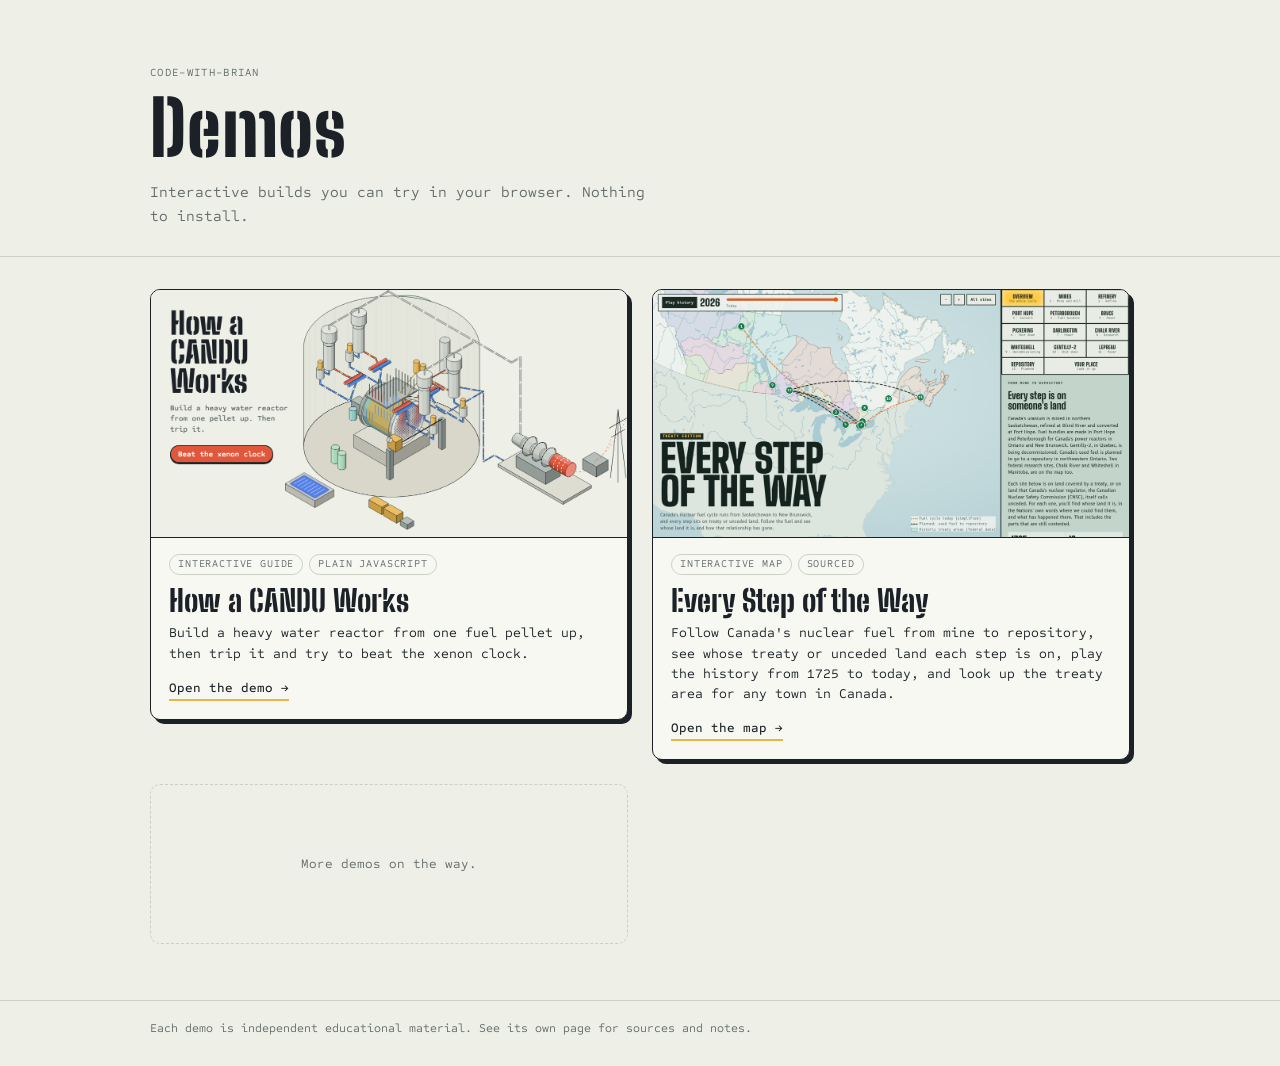
<file: index.html>
<!doctype html>
<html lang="en">
<head>
<meta charset="utf-8">
<meta name="viewport" content="width=device-width, initial-scale=1">
<title>Demos · code-with-brian</title>
<meta name="description" content="Interactive demos and small builds you can try in your browser.">
<meta property="og:title" content="Demos · code-with-brian">
<meta property="og:description" content="Interactive demos and small builds you can try in your browser.">
<meta property="og:type" content="website">
<meta property="og:url" content="https://code-with-brian.github.io/">
<meta property="og:image" content="https://code-with-brian.github.io/candu/og.png">
<link rel="icon" href="data:image/svg+xml,%3Csvg xmlns='http://www.w3.org/2000/svg' viewBox='0 0 32 32'%3E%3Crect width='32' height='32' rx='6' fill='%231b2127'/%3E%3Cpath d='M9 11l-4 5 4 5M23 11l4 5-4 5' fill='none' stroke='%23e9b44c' stroke-width='3' stroke-linecap='round' stroke-linejoin='round'/%3E%3C/svg%3E">
<link rel="preconnect" href="https://fonts.googleapis.com">
<link rel="preconnect" href="https://fonts.gstatic.com" crossorigin>
<link rel="stylesheet" href="https://fonts.googleapis.com/css2?family=Big+Shoulders+Stencil:wght@800&family=Sometype+Mono:wght@400;500&display=swap">
<style>
  :root {
    --paper: #eef0e7; --paper-2: #e3e6da; --paper-3: #f7f8f2;
    --ink: #1b2127; --muted: #626b69; --rule: #cbd0c2; --amber: #e9b44c; --cher: #2c66f0;
    --stencil: "Big Shoulders Stencil", Impact, "Arial Narrow", sans-serif;
    --mono: "Sometype Mono", ui-monospace, SFMono-Regular, Menlo, monospace;
  }
  * { box-sizing: border-box; }
  html, body { margin: 0; }
  body { background: var(--paper); color: var(--ink); font: 15px/1.6 var(--mono); min-height: 100vh; display: flex; flex-direction: column; }
  a { color: inherit; }
  :focus-visible { outline: 2px solid var(--cher); outline-offset: 3px; }
  .wrap { width: min(980px, 100% - 32px); margin: 0 auto; }
  header { padding: 64px 0 28px; border-bottom: 1px solid var(--rule); }
  .eyebrow { font-size: 11px; letter-spacing: .12em; text-transform: uppercase; color: var(--muted); margin: 0 0 10px; }
  h1 { font: 800 clamp(44px, 9vw, 76px)/.95 var(--stencil); margin: 0; letter-spacing: .01em; }
  .lede { max-width: 56ch; margin: 16px 0 0; color: var(--muted); }
  main { flex: 1; padding: 32px 0 56px; }
  .grid { list-style: none; margin: 0; padding: 0; display: grid; grid-template-columns: repeat(auto-fill, minmax(min(100%, 420px), 1fr)); gap: 24px; }
  .card { display: block; text-decoration: none; background: var(--paper-3); border: 1.5px solid var(--ink); border-radius: 10px; box-shadow: 4px 4px 0 var(--ink); overflow: hidden; transition: transform .12s, box-shadow .12s; }
  .card:hover { transform: translate(-2px, -2px); box-shadow: 6px 6px 0 var(--ink); }
  .card:active { transform: translate(2px, 2px); box-shadow: 2px 2px 0 var(--ink); }
  .card img { display: block; width: 100%; height: auto; aspect-ratio: 1200 / 627; object-fit: cover; border-bottom: 1.5px solid var(--ink); background: var(--paper-2); }
  .body { padding: 16px 18px 18px; }
  .tags { display: flex; flex-wrap: wrap; gap: 6px; margin: 0 0 10px; padding: 0; list-style: none; }
  .tags li { font-size: 10.5px; letter-spacing: .08em; text-transform: uppercase; border: 1px solid var(--rule); border-radius: 99px; padding: 1px 8px; color: var(--muted); }
  h2 { font: 800 30px/1 var(--stencil); margin: 0 0 8px; }
  .card p { margin: 0; font-size: 13.5px; line-height: 1.5; }
  .go { display: inline-block; margin-top: 14px; font-size: 13px; font-weight: 500; border-bottom: 2px solid var(--amber); }
  .soon { border: 1.5px dashed var(--rule); border-radius: 10px; display: grid; place-items: center; min-height: 160px; color: var(--muted); font-size: 13px; text-align: center; padding: 24px; }
  footer { border-top: 1px solid var(--rule); padding: 18px 0 28px; font-size: 12px; color: var(--muted); }
  @media (prefers-reduced-motion: reduce) { .card { transition: none; } }
</style>
</head>
<body>
<header>
  <div class="wrap">
    <p class="eyebrow">code-with-brian</p>
    <h1>Demos</h1>
    <p class="lede">Interactive builds you can try in your browser. Nothing to install.</p>
  </div>
</header>
<main>
  <div class="wrap">
    <ul class="grid">
      <li>
        <a class="card" href="candu/">
          <img src="candu/og.png" width="1200" height="627" alt="Ink-style isometric drawing of a CANDU nuclear unit">
          <div class="body">
            <ul class="tags"><li>Interactive guide</li><li>Plain JavaScript</li></ul>
            <h2>How a CANDU Works</h2>
            <p>Build a heavy water reactor from one fuel pellet up, then trip it and try to beat the xenon clock.</p>
            <span class="go">Open the demo →</span>
          </div>
        </a>
      </li>
      <li>
        <a class="card" href="every-step/">
          <img src="every-step/og.png" width="1200" height="627" alt="Map of Canada with twelve numbered nuclear sites over the federal historic treaty areas, joined by the path the fuel takes from Saskatchewan mines to a proposed repository in northwestern Ontario">
          <div class="body">
            <ul class="tags"><li>Interactive map</li><li>Sourced</li></ul>
            <h2>Every Step of the Way</h2>
            <p>Follow Canada's nuclear fuel from mine to repository, see whose treaty or unceded land each step is on, play the history from 1725 to today, and look up the treaty area for any town in Canada.</p>
            <span class="go">Open the map →</span>
          </div>
        </a>
      </li>
      <li class="soon">More demos on the way.</li>
    </ul>
  </div>
</main>
<footer>
  <div class="wrap">Each demo is independent educational material. See its own page for sources and notes.</div>
</footer>
</body>
</html>
</file>
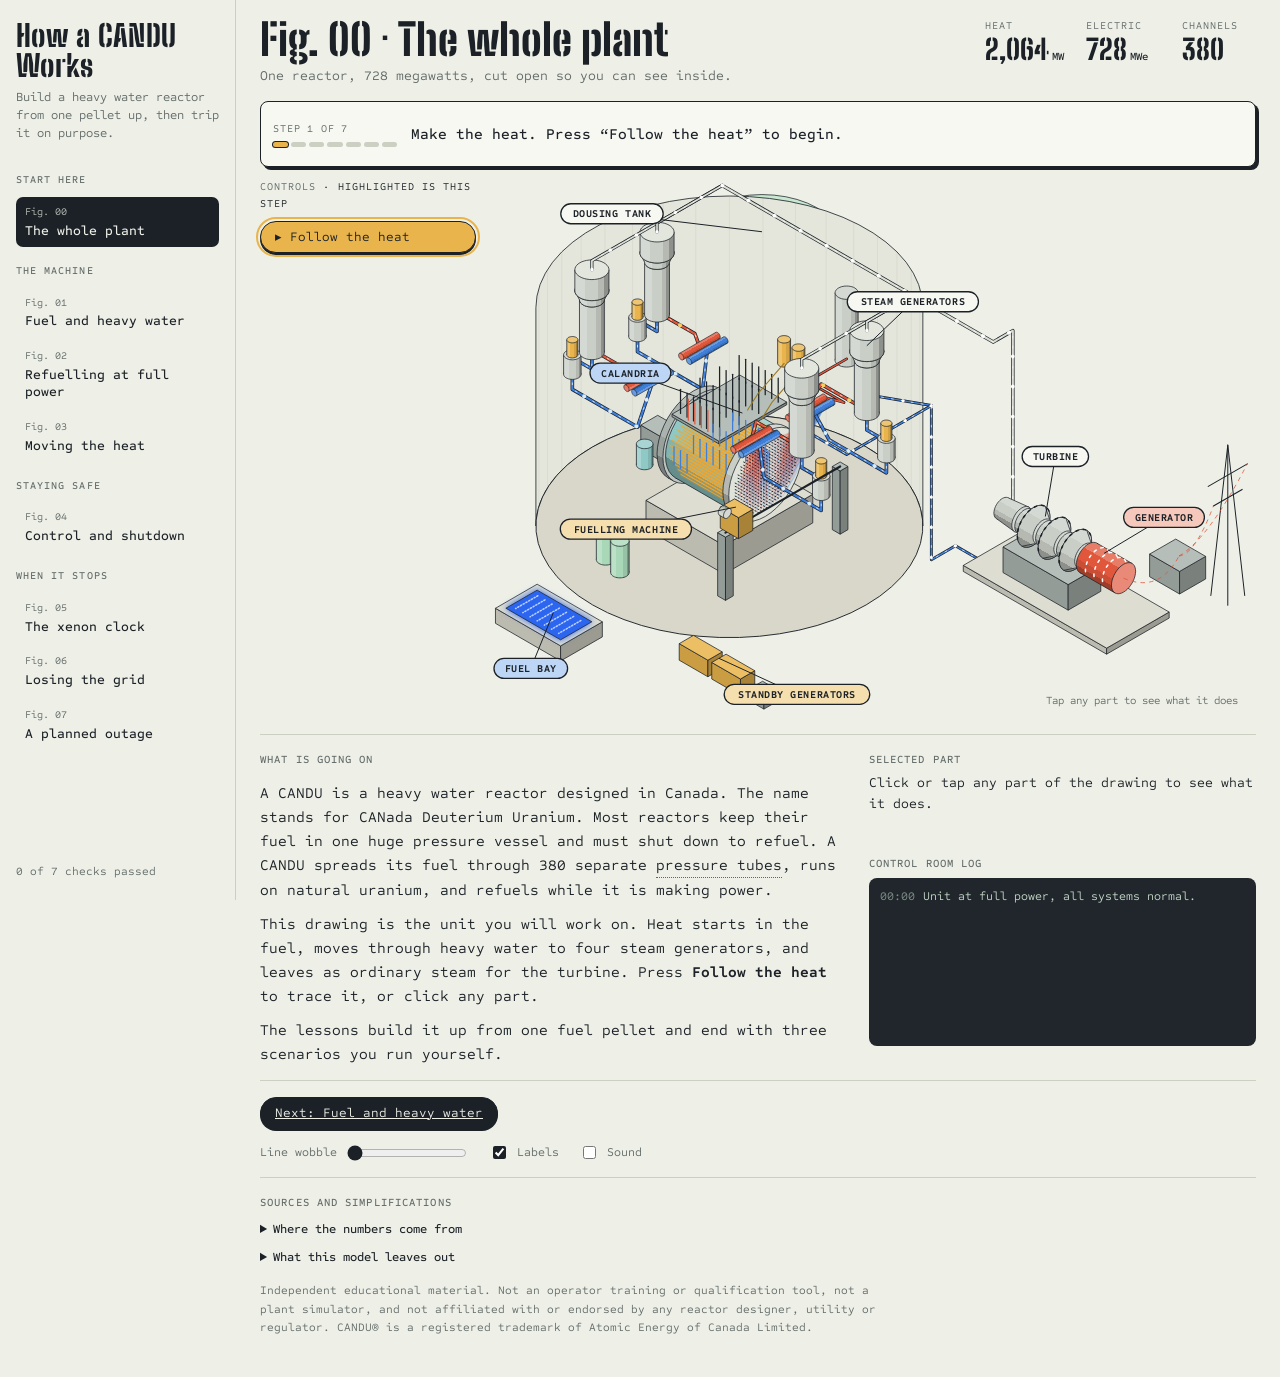
<file: candu/index.html>
<!doctype html>
<html lang="en">
<head>
<meta charset="utf-8">
<meta name="viewport" content="width=device-width, initial-scale=1, viewport-fit=cover">
<title>How a CANDU Works</title>
<meta name="description" content="Build a CANDU reactor from one fuel pellet up, then trip it and try to beat the xenon clock. A hands-on primer drawn in ink.">
<meta property="og:title" content="How a CANDU Works">
<meta property="og:description" content="Trip a CANDU reactor. You have about 30 minutes before xenon locks you out for a day and a half. Try it in your browser.">
<meta property="og:type" content="website">
<meta property="og:image" content="https://code-with-brian.github.io/candu/og.png">
<meta property="og:url" content="https://code-with-brian.github.io/candu/">
<meta name="twitter:card" content="summary_large_image">
<link rel="icon" href="data:image/svg+xml,%3Csvg xmlns='http://www.w3.org/2000/svg' viewBox='0 0 32 32'%3E%3Crect width='32' height='32' rx='6' fill='%231b2127'/%3E%3Ccircle cx='16' cy='16' r='10' fill='none' stroke='%23e9b44c' stroke-width='3'/%3E%3Ccircle cx='16' cy='16' r='3' fill='%23e9b44c'/%3E%3C/svg%3E">
<link rel="preconnect" href="https://fonts.googleapis.com">
<link rel="preconnect" href="https://fonts.gstatic.com" crossorigin>
<link rel="stylesheet" href="https://fonts.googleapis.com/css2?family=Big+Shoulders+Stencil:wght@600;800&family=Sometype+Mono:wght@400;500;700&display=swap">
<link rel="stylesheet" href="css/style.css">
</head>
<body>
<div class="app">
  <aside class="side">
    <div class="block">
      <p class="block-title">How a CANDU Works</p>
      <p class="block-sub">Build a heavy water reactor from one pellet up, then trip it on purpose.</p>
    </div>
      <nav id="nav" aria-label="Lessons"></nav>
    <p class="progress" id="progress"></p>
  </aside>

  <main class="page">
    <header class="head">
      <div class="head-title">
        <h1 id="fig-title"></h1>
        <p id="fig-sub"></p>
      </div>
      <dl class="stats" id="stats" aria-live="off"></dl>
    </header>

    <section class="stage" id="stage">
      <div class="guide" id="guide">
        <span class="guide-step" id="guide-step"></span>
        <div class="guide-text">
          <p class="guide-goal" id="guide-goal"></p>
          <p class="note" id="note" role="status"></p>
        </div>
        <div class="guide-next" id="guide-next"></div>
      </div>
      <div class="bench">
        <p class="bench-label" id="bench-label">Bench</p>
        <div class="bench-actions" id="bench"></div>
        </div>
      <div class="scene" id="scene">
        <svg id="unit" role="img" aria-label="Cut-away isometric drawing of a CANDU nuclear unit" preserveAspectRatio="xMidYMid meet"></svg>
        <svg id="detail" role="img" aria-label="Lesson drawing" preserveAspectRatio="xMidYMid meet" hidden></svg>
        <canvas id="toy" hidden></canvas>
        <p class="scene-hint" id="scene-hint">Tap any part to see what it does</p>
        <div class="peek" id="peek" role="status" hidden></div>
        <div class="alarm-flash" id="flash" aria-hidden="true"></div>
      </div>
    </section>

    <section class="panel" id="panel"></section>

    <section class="lesson">
      <div class="lesson-text" id="text"></div>
      <div class="inspect" id="inspect"></div>
      <div class="log-wrap">
        <h2>Control room log</h2>
        <ol class="log" id="log" aria-live="polite"></ol>
      </div>
    </section>

    <section class="check" id="quiz"></section>
    <section class="tools" aria-label="Drawing settings">
      <label class="tool">Line wobble
        <input id="wobble" type="range" min="0" max="6" step="1" value="0">
      </label>
      <label class="tool toggle"><input id="labels" type="checkbox" checked> Labels</label>
      <label class="tool toggle"><input id="sound" type="checkbox"> Sound</label>
    </section>
    <section class="sources" id="sources"></section>
    <footer class="foot" id="foot"></footer>
  </main>
  <div class="term-pop" id="term-pop" role="tooltip" hidden></div>
</div>
<script src="js/sim.js"></script>
<script src="js/iso.js"></script>
<script src="js/scene-plant.js"></script>
<script src="js/scene-detail.js"></script>
<script src="js/content.js"></script>
<script src="js/app.js"></script>
<script src="js/figs.js"></script>
<script src="js/drills.js"></script>
<script>App.start();</script>
</body>
</html>
</file>
<file: candu/css/style.css>
/* Layout: drafting sheet. Rail of lessons on the left, the drawing fills the sheet,
   teaching text sits under it. Single look by choice: inked paper. */
:root {
  --paper: #eef0e7; --paper-2: #e3e6da; --paper-3: #f7f8f2;
  --ink: #1b2127; --muted: #626b69; --rule: #cbd0c2;
  --cold: #3f7fd9; --hot: #e0573c; --mod: #8fc9c6; --amber: #e9b44c; --ok: #2e8a60; --cher: #2c66f0;
  --stencil: "Big Shoulders Stencil", "Big Shoulders Stencil Display", Impact, "Arial Narrow", sans-serif;
  --mono: "Sometype Mono", ui-monospace, SFMono-Regular, Menlo, monospace;
}
* { box-sizing: border-box; }
html, body { margin: 0; }
body { background: var(--paper); color: var(--ink); font: 15px/1.6 var(--mono); }
h1, h2, h3, p, ol, ul, dl, dd { margin: 0; padding: 0; }
button, input { font: inherit; color: inherit; }
a { color: inherit; }
:focus-visible { outline: 2px solid var(--cher); outline-offset: 2px; }

.app { display: grid; grid-template-columns: 236px minmax(0, 1fr); min-height: 100vh; }
.side { border-right: 1px solid var(--rule); padding: 20px 16px; display: flex; flex-direction: column; gap: 18px; position: sticky; top: 0; height: 100vh; overflow-y: auto; }
.block-title { font: 800 30px/1 var(--stencil); letter-spacing: .01em; }
.block-sub { font-size: 12.5px; color: var(--muted); margin-top: 8px; line-height: 1.45; }
#nav { display: flex; flex-direction: column; gap: 4px; }
#nav h3 { font-size: 10.5px; letter-spacing: .1em; text-transform: uppercase; color: var(--muted); font-weight: 500; margin: 12px 0 4px; }
.mo { display: grid; grid-template-columns: minmax(0, 1fr) 16px; gap: 2px 6px; align-items: center; padding: 7px 9px; border-radius: 7px; text-decoration: none; }
.mo small { grid-column: 1; font-size: 10.5px; color: var(--muted); }
.mo b { grid-column: 1; font-weight: 500; font-size: 13.5px; line-height: 1.25; }
.mo i { grid-row: 1 / span 2; grid-column: 2; font-style: normal; font-size: 12px; }
.mo:hover { background: var(--paper-2); }
.mo[aria-current="page"] { background: var(--ink); color: var(--paper); }
.mo[aria-current="page"] small { color: #b7bdb4; }
.progress { font-size: 11.5px; color: var(--muted); margin-top: auto; }

.page { min-width: 0; padding-block: 18px 40px; padding-left: max(24px, env(safe-area-inset-left, 0px)); padding-right: max(24px, env(safe-area-inset-right, 0px)); display: flex; flex-direction: column; gap: 14px; }
.head { display: flex; justify-content: space-between; gap: 20px; align-items: flex-start; flex-wrap: wrap; }
.head-title { min-width: 0; flex: 1 1 280px; }
h1 { font: 800 clamp(30px, 3.4vw, 44px)/1 var(--stencil); text-wrap: balance; }
#fig-sub { color: var(--muted); font-size: 13.5px; margin-top: 4px; }
.stats { display: flex; gap: 22px; flex-wrap: wrap; }
.stats div { min-width: 74px; }
.stats dt { font-size: 10.5px; letter-spacing: .1em; text-transform: uppercase; color: var(--muted); }
.stats dd { font: 800 28px/1.05 var(--stencil); font-variant-numeric: tabular-nums; white-space: nowrap; }
.stats dd small { font: 500 11px var(--mono); margin-left: 3px; }
.stats dd.bad { color: var(--hot); } .stats dd.good { color: var(--ok); }

.stage { display: grid; grid-template-columns: 216px minmax(0, 1fr); grid-template-areas: 'guide guide' 'bench scene'; gap: 12px; align-items: stretch; }
.bench { grid-area: bench; display: flex; flex-direction: column; gap: 8px; min-width: 0; }
.bench-label { font-size: 10.5px; letter-spacing: .1em; text-transform: uppercase; color: var(--muted); }
.bench-actions { display: flex; flex-direction: column; gap: 7px; }
.act { border: 1.5px solid var(--ink); background: var(--paper-3); border-radius: 999px; padding: 7px 14px; text-align: left; cursor: pointer; font-size: 13px; line-height: 1.25; box-shadow: 0 2px 0 var(--ink); transition: transform .08s, box-shadow .08s, background .15s; }
.act:hover:not(:disabled) { background: #fff; }
.act:active:not(:disabled) { transform: translateY(2px); box-shadow: none; }
.act.on { background: var(--ink); color: var(--paper); }
.act.danger { background: var(--hot); color: #fff; }
.act.go { background: var(--ok); color: #fff; }
.act:disabled { opacity: .4; cursor: default; box-shadow: none; }
.guide { grid-area: guide; display: flex; align-items: center; gap: 14px; border: 1.5px solid var(--ink); background: var(--paper-3); border-radius: 8px; padding: 10px 12px; box-shadow: 3px 3px 0 var(--ink); min-height: 66px; }
.guide-step { flex: none; font-size: 10.5px; letter-spacing: .08em; text-transform: uppercase; color: var(--muted); width: 104px; line-height: 1.35; }
.guide-text { flex: 1; min-width: 0; display: flex; flex-direction: column; gap: 3px; }
.guide-goal { font-size: 15px; font-weight: 500; line-height: 1.35; margin: 0; }
.note { font-size: 13px; line-height: 1.45; margin: 0; color: var(--muted); }
.note:empty { display: none; }
.guide-next { flex: none; display: flex; gap: 6px; }
.guide-next .act { display: inline-block; text-decoration: none; }
.guide-next .act.on { padding: 9px 20px; }
.guide-next .act.quiet { background: none; box-shadow: none; }
.act.twin { display: none; }
.act.cue { outline: 2.5px solid var(--amber); outline-offset: 2px; }
@keyframes cue { 50% { outline-color: transparent; } }
.term { font: inherit; color: inherit; background: none; border: 0; padding: 0; cursor: help; border-bottom: 1.5px dotted var(--cher); }
.term:hover, .term:focus-visible { background: var(--amber); outline: none; }
.term-pop { position: fixed; z-index: 20; width: min(280px, calc(100vw - 24px)); background: var(--ink); color: var(--paper); font-size: 13px; line-height: 1.45; padding: 9px 11px; border-radius: 6px; pointer-events: none; }

.scene { position: relative; min-width: 0; border-radius: 10px; overflow: hidden; aspect-ratio: 1.42; width: 100%; max-height: max(320px, calc(100vh - var(--reserve, 34vh))); }
.scene.zoomed::after { content: ''; position: absolute; inset: 0; pointer-events: none;
  background: linear-gradient(to bottom, var(--paper), transparent 4%, transparent 91%, var(--paper)), linear-gradient(to right, var(--paper), transparent 2.5%, transparent 96%, var(--paper)); }
.scene.reactor-only #unit [data-part="turbine"], .scene.reactor-only #unit [data-part="condenser"], .scene.reactor-only #unit [data-part="generator"], .scene.reactor-only #unit [data-part="switchyard"] { display: none; }
@media (min-width: 981px) {
  .scene.trim::after { background: linear-gradient(to bottom, var(--paper), transparent 4%, transparent 91%, var(--paper)), linear-gradient(to right, var(--paper) 8%, transparent 16%, transparent 76%, var(--paper) 88%); }
}
.scene svg { position: absolute; inset: 0; width: 100%; height: 100%; display: block; }
.scene svg[hidden], .scene canvas[hidden] { display: none; }
.scene canvas { position: absolute; inset: 0; width: 100%; height: 100%; }
.alarm-flash { position: absolute; inset: 0; pointer-events: none; box-shadow: inset 0 0 0 0 var(--hot); }
.alarm-flash.go { animation: flash .9s ease-out 3; }
@keyframes flash { 0% { box-shadow: inset 0 0 0 7px var(--hot); } 100% { box-shadow: inset 0 0 0 0 var(--hot); } }

/* Scene state */
.part { transition: opacity .35s; cursor: pointer; }
#unit[data-focus] .part { opacity: .32; }
#unit[data-focus] .part.lit { opacity: 1; }
.fuel-glow { opacity: var(--glow, 1); transition: opacity .8s; filter: drop-shadow(0 0 2px #f0a62e); animation: glow 1.6s ease-in-out infinite; }
@keyframes glow { 50% { opacity: calc(var(--glow, 1) * .55); } }
.flow { animation: flow .6s linear infinite; }
@keyframes flow { to { stroke-dashoffset: -16; } }
.packet { animation-name: packet; animation-duration: 1.5s; }
@keyframes packet { to { stroke-dashoffset: -48; } }
.packet.f-hot { stroke: #ffcf5e; }
.packet.f-cold { stroke: #d7ecff; }
.packet.f-mod { stroke: #eafff9; }
.rotor { animation: rotor .45s linear infinite; }
@keyframes rotor { to { stroke-dashoffset: -12; } }
#unit[data-turning="off"] .rotor { animation-play-state: paused; }
.grid-wire { stroke-dasharray: 7 7; animation: wire .7s linear infinite; }
@keyframes wire { to { stroke-dashoffset: -14; } }
#unit[data-turning="off"] .grid-wire { animation-play-state: paused; }
.sparks { opacity: var(--glow, 1); transition: opacity .8s; pointer-events: none; }
.spark { fill: #ffd36b; stroke: #fff; stroke-width: .6; opacity: 0; animation: spark 1.7s ease-out infinite; }
@keyframes spark { 0% { opacity: 1; } 35%, 100% { opacity: 0; } }
.bay-water { animation: shimmer 3.2s ease-in-out infinite; }
@keyframes shimmer { 50% { opacity: .78; } }
#detail .build { animation: build .5s cubic-bezier(.2, .8, .3, 1) var(--d, 0s) both; }
@keyframes build { from { opacity: 0; transform: translate(var(--dx, 0), var(--dy, 0)); } }
#detail .callout { animation: fade-in .3s .95s both; }
@keyframes fade-in { from { opacity: 0; } }
#unit[data-flow="thermo"] .f-hot, #unit[data-flow="thermo"] .f-cold { animation-duration: 7s; }
#unit[data-flow="off"] .f-hot, #unit[data-flow="off"] .f-cold { animation-play-state: paused; opacity: .15; }
#unit[data-steam="off"] .f-steam, #unit[data-steam="off"] .f-feed { animation-play-state: paused; opacity: .1; }
#unit[data-steam="aux"] .f-feed { animation-duration: 4s; }
#unit[data-mod="off"] .f-mod { animation-play-state: paused; opacity: .15; }
.rod-sor, .rod-mca, .rod-adj { transition: transform 1.9s cubic-bezier(.55, 0, 1, .6); }
#unit[data-rods="in"] .rod-sor { transform: translateY(96px); }
#unit[data-mca="in"] .rod-mca { transform: translateY(72px); transition-duration: 3s; }
.rod-adj { transform: translateY(70px); transition: transform 3s ease-in-out; }
#unit[data-adj="out"] .rod-adj { transform: none; }
.gd-cloud { opacity: 0; transition: opacity 1.2s; pointer-events: none; }
#unit[data-gd="on"] .gd-cloud { opacity: .72; }
#unit[data-grid="off"] .grid-wire { stroke-dasharray: 4 5; opacity: .4; animation: none; }
.diesel { transition: filter .4s; }
#unit[data-diesel="on"] .diesel { animation: shake .16s linear infinite; }
#unit[data-diesel="dead"] .diesel { filter: grayscale(1); }
@keyframes shake { 50% { transform: translateY(.7px); } }
.pump { transition: filter .4s; }
#unit[data-flow="off"] .pump, #unit[data-flow="thermo"] .pump { filter: grayscale(1); }
.fm { transition: transform 1.6s ease-in-out; }
#unit[data-fm="on"] .fm { transform: translate(69px, -40px); }
.bay-water { filter: drop-shadow(0 0 6px var(--cher)); }
#unit[data-drained="on"] .feeder { opacity: .22; }
.break { opacity: 0; pointer-events: none; transition: opacity .25s; }
#unit[data-brk="on"] .break { opacity: 1; }
.jet { stroke: #fff; stroke-width: 3; stroke-linecap: round; stroke-dasharray: 3 9; animation: jet .5s linear infinite; }
@keyframes jet { to { stroke-dashoffset: -12; } }

.callout { pointer-events: all; cursor: pointer; }
.callout rect { fill: var(--paper-3); stroke: var(--ink); stroke-width: 1.3; }
.callout text { font: 700 10.5px var(--mono); fill: var(--ink); letter-spacing: .05em; text-anchor: middle; dominant-baseline: central; }
.callout path { stroke: var(--ink); stroke-width: 1; fill: none; }
.callout.cool rect { fill: #bdd6f6; } .callout.warm rect { fill: #f6c8bb; } .callout.gold rect { fill: #f6dfae; }
svg.nolabels .callout { display: none; }

#detail .tag { font: 700 11px var(--mono); fill: var(--ink); text-anchor: middle; letter-spacing: .05em; }
.chan { cursor: pointer; stroke: var(--ink); stroke-width: .6; transition: fill .4s; }
.chan:hover { stroke-width: 2; }
.chan.sel { stroke: var(--hot); stroke-width: 3; }
.bun { transition: fill .5s; }
#side-bundles { transition: transform 1.5s ease-in-out; }
.gauge { display: grid; gap: 4px; }
.gauge-track { position: relative; height: 16px; border: 1.5px solid var(--ink); border-radius: 3px; background: var(--paper-2); overflow: hidden; }
.gauge-band { position: absolute; top: 0; bottom: 0; background: #bfe6cd; }
.gauge-fill { position: absolute; top: 3px; bottom: 3px; left: 0; background: var(--ink); transition: width .4s; }

/* Panels */
.panel:empty { display: none; }
.panel, .guide { scroll-margin-top: 12px; }
.panel { border: 1.5px solid var(--ink); border-radius: 10px; padding: 14px; background: var(--paper-3); display: flex; flex-direction: column; gap: 12px; min-width: 0; }
.panel h2, .lesson h2, .check h2, .sources h2 { font-size: 11px; letter-spacing: .1em; text-transform: uppercase; color: var(--muted); font-weight: 500; }
.tabs { display: flex; gap: 8px; flex-wrap: wrap; }
.power { display: grid; grid-template-columns: auto minmax(0, 1fr) auto; gap: 12px; align-items: center; font-size: 13px; }
.power input { width: 100%; accent-color: var(--ink); }
.steps { display: flex; gap: 6px; flex-wrap: wrap; list-style: none; }
.steps li { border: 1px solid var(--rule); border-radius: 6px; padding: 4px 8px; font-size: 12px; }
.steps li.now { border-color: var(--ink); background: var(--amber); }
.steps li.done { background: var(--paper-2); color: var(--muted); text-decoration: line-through; }

.annunciator { display: grid; grid-template-columns: repeat(4, minmax(0, 1fr)); gap: 5px; background: #2a3036; padding: 7px; border-radius: 6px; }
.lamp { background: #3a4147; color: #a2acad; border-radius: 3px; padding: 6px 7px; font-size: 10.5px; font-weight: 700; line-height: 1.2; letter-spacing: .03em; min-height: 32px; display: flex; align-items: center; justify-content: center; text-align: center; }
.lamp.amber { background: var(--amber); color: var(--ink); }
.lamp.red { background: var(--hot); color: #fff; animation: blink 1s steps(2) infinite; }
.lamp.green { background: #58b588; color: var(--ink); }
@keyframes blink { 50% { background: #a93a24; } }

.meter { display: grid; gap: 4px; }
.meter-row { display: flex; justify-content: space-between; font-size: 12px; gap: 12px; }
.meter-bar { height: 12px; border: 1.5px solid var(--ink); border-radius: 3px; overflow: hidden; background: var(--paper-2); }
.meter-bar i { display: block; height: 100%; background: var(--ink); transition: width .25s linear; }
.meter-bar i.low { background: var(--hot); }

.ledger { display: grid; gap: 7px; }
.ledger-row { display: grid; grid-template-columns: minmax(96px, 150px) minmax(0, 1fr) 64px; gap: 10px; align-items: center; font-size: 12.5px; }
.ledger-track { position: relative; height: 16px; background: var(--paper-2); border-radius: 3px; }
.ledger-track::after { content: ""; position: absolute; left: 50%; top: -2px; bottom: -2px; width: 1.5px; background: var(--ink); }
.ledger-track i { position: absolute; top: 2px; bottom: 2px; background: var(--ink); border-radius: 2px; transition: left .4s, width .4s; }
.ledger-row b { text-align: right; font-variant-numeric: tabular-nums; font-weight: 500; }

.ladder { list-style: none; display: grid; gap: 6px; }
.ladder li { display: grid; grid-template-columns: 26px minmax(0, 1fr) auto; gap: 8px; align-items: center; border: 1.5px solid var(--rule); border-radius: 7px; padding: 6px 9px; font-size: 13px; }
.ladder li b { font: 800 19px/1 var(--stencil); }
.ladder li small { display: block; color: var(--muted); font-size: 11.5px; line-height: 1.35; }
@media (min-width: 1100px) {
  .ladder { grid-template-columns: repeat(5, minmax(0, 1fr)); }
  .ladder li { grid-template-columns: 22px minmax(0, 1fr); align-content: start; padding: 8px; font-size: 12.5px; line-height: 1.3; }
  .ladder li span.tag { grid-column: 1 / -1; }
  .ladder li.lost small { display: none; }
}
.ladder li.active { border-color: var(--ink); background: #d8efdf; }
.ladder li.lost { opacity: .5; text-decoration: line-through; }
.ladder li span.tag { font-size: 10.5px; font-weight: 700; letter-spacing: .05em; }

.chart { width: 100%; max-width: 760px; height: auto; display: block; touch-action: pan-y; }
.chart-wrap { position: relative; min-width: 0; max-width: 760px; }
.tip { position: absolute; pointer-events: none; background: var(--ink); color: var(--paper); font-size: 11.5px; padding: 3px 7px; border-radius: 4px; transform: translate(-50%, -130%); white-space: nowrap; }
.tasks { display: grid; grid-template-columns: repeat(auto-fit, minmax(170px, 1fr)); gap: 8px; }
.result { border-radius: 8px; padding: 10px 12px; font-size: 14px; border: 1.5px solid var(--ink); }
.result.win { background: #d8efdf; } .result.lose { background: #f6d6cc; } .result.wise { background: #f6e6bd; }
.result strong { display: block; font: 800 25px/1.1 var(--stencil); margin-bottom: 3px; }
.share .act { text-decoration: none; }
.share { display: flex; gap: 10px; align-items: center; flex-wrap: wrap; margin-top: 8px; }

.tools { display: flex; gap: 20px; flex-wrap: wrap; align-items: center; font-size: 12px; color: var(--muted); }
.tool { display: flex; gap: 8px; align-items: center; }
.tool input[type=range] { accent-color: var(--ink); width: 120px; }
.tool input[type=checkbox] { accent-color: var(--ink); }

.lesson { display: grid; grid-template-columns: minmax(0, 1.5fr) minmax(0, 1fr); gap: 20px 28px; border-top: 1px solid var(--rule); padding-top: 16px; }
.lesson-text { grid-row: span 2; max-width: 66ch; display: flex; flex-direction: column; gap: 10px; }
.lesson-text h2 { margin-bottom: 2px; }
.inspect { display: flex; flex-direction: column; gap: 4px; min-width: 0; }
.inspect h3 { font: 800 22px/1.1 var(--stencil); }
.inspect p { font-size: 13.5px; }
.inspect .fact { color: var(--muted); font-size: 12.5px; }
.log-wrap { min-width: 0; display: flex; flex-direction: column; gap: 6px; }
.log { list-style: none; background: #20262b; color: #c4d8c7; border-radius: 8px; padding: 9px 11px; font-size: 12px; height: 168px; overflow-y: auto; line-height: 1.5; overflow-wrap: anywhere; }
.log time { color: #7f8f88; margin-right: 8px; }
.log li.warn { color: var(--amber); } .log li.bad { color: #ff9a84; } .log li.good { color: #8fe3b4; }

.check { border-top: 1px solid var(--rule); padding-top: 16px; display: flex; flex-direction: column; gap: 14px; }
.q { display: flex; flex-direction: column; gap: 6px; max-width: 72ch; }
.q p { font-weight: 500; }
.q-opts { display: flex; gap: 7px; flex-wrap: wrap; }
.q-opts button { border: 1.5px solid var(--ink); background: var(--paper-3); border-radius: 8px; padding: 5px 11px; cursor: pointer; font-size: 13px; text-align: left; }
.q-opts button.right { background: #bfe6cd; } .q-opts button.wrong { background: #f6c8bb; }
.q small { color: var(--muted); font-size: 12.5px; }
.task { border: 1.5px dashed var(--ink); border-radius: 8px; padding: 10px 12px; max-width: 72ch; font-size: 13.5px; }
.next { align-self: flex-start; }

.sources { border-top: 1px solid var(--rule); padding-top: 16px; font-size: 12.5px; display: flex; flex-direction: column; gap: 8px; }
.sources ul { list-style: none; display: grid; gap: 4px; max-width: 90ch; }
.sources details summary { cursor: pointer; font-weight: 500; }
.foot { font-size: 11.5px; color: var(--muted); max-width: 90ch; }

@media (max-width: 980px) {
  .app { grid-template-columns: minmax(0, 1fr); }
  .side { position: static; height: auto; border-right: 0; border-bottom: 1px solid var(--rule); padding: 14px 16px; padding-left: max(16px, env(safe-area-inset-left, 0px)); padding-right: max(16px, env(safe-area-inset-right, 0px)); gap: 10px; }
  #nav { flex-direction: row; overflow-x: auto; gap: 6px; padding-bottom: 4px; scrollbar-width: none; }
  #nav h3 { display: none; }
  .mo { flex: 0 0 auto; display: block; border: 1px solid var(--rule); padding: 5px 10px; white-space: nowrap; }
  .mo small { display: none; } .mo i { display: none; }
  .progress { display: none; }
  .page { padding-left: max(16px, env(safe-area-inset-left, 0px)); padding-right: max(16px, env(safe-area-inset-right, 0px)); }
  .stage { grid-template-columns: minmax(0, 1fr); grid-template-areas: 'scene' 'guide' 'bench'; }
  .guide { flex-wrap: wrap; gap: 6px 12px; }
  .guide-step { width: 100%; }
  .guide-text { flex-basis: 100%; }
  .guide-next { margin-left: auto; }
  .scene { order: -1; max-height: none; }
  .stage.panel-first { display: contents; }
  .stage.panel-first .scene { order: 1; }
  .stage.panel-first .guide { order: 2; }
  .stage.panel-first ~ .panel { order: 3; }
  .stage.panel-first .bench { order: 4; }
  .stage.panel-first ~ :not(.panel) { order: 5; }
  .block-sub { display: none; }
  .side { display: grid; grid-template-columns: minmax(0, 1fr) auto; align-items: center; gap: 10px; }
  .side > #nav { grid-column: 1 / -1; }
  .bench-actions { flex-direction: row; flex-wrap: wrap; }
  .lesson { grid-template-columns: minmax(0, 1fr); }
  .lesson-text { grid-row: auto; }
  .stats { gap: 14px; }
  .stats dd { font-size: 23px; }
  .ledger-row { grid-template-columns: 92px minmax(0, 1fr) 54px; }
  .annunciator { grid-template-columns: repeat(2, minmax(0, 1fr)); }
  .panel:has(.annunciator.idle) { display: none; }   /* dark until the trip, and it would push the Trip button off screen */
  .touring #fig-sub { display: none; }
  .touring .page { padding-top: 10px; gap: 8px; }
  .touring .head { gap: 4px 12px; }
  .touring h1 { font-size: 21px; }
  .touring .stats { flex-wrap: nowrap; gap: 12px; }
  .touring .stats div { min-width: 0; }
  .touring .stats dt { font-size: 9.5px; letter-spacing: .06em; }
  .touring .stats dd { font-size: 17px; }
  .touring .stats dd small { font-size: 10px; margin-left: 2px; }
  .touring .guide { position: sticky; bottom: max(8px, env(safe-area-inset-bottom, 0px)); z-index: 6; }
}
@media (max-width: 600px) {
  .side { padding-block: 10px; gap: 8px; }
  .block-title { font-size: 24px; white-space: nowrap; }
  .page { padding-top: 12px; gap: 10px; }
  .head { gap: 8px 16px; }
  h1 { font-size: 27px; }
  #fig-sub { font-size: 13px; line-height: 1.4; }
  .stats dd { font-size: 20px; }
  #detail .tag { font-size: 24px; letter-spacing: 0; }
  #detail .fm-side .tag { font-size: 19px; }
  #detail .pill-body { transform: scale(1.6); }
}
@media (prefers-reduced-motion: reduce) {
  .flow, .lamp.red, .alarm-flash.go, .rotor, .grid-wire, .spark, .bay-water, .fuel-glow, .act.cue, .jet, #detail .callout { animation: none; }
  .spark { opacity: .7; }
  .part, .rod-sor, .rod-mca, .rod-adj, .fm { transition-duration: .01s; }
}

/* Following along: progress, feedback when the explanation changes, and answers on the drawing itself. */
.guide-step { width: 124px; }
.dots { display: flex; gap: 3px; margin-top: 6px; }
.dots i { flex: 1; max-width: 18px; height: 5px; border-radius: 3px; background: var(--rule); }
.dots i.done { background: var(--ink); }
.dots i.now { background: var(--amber); box-shadow: 0 0 0 1px var(--ink); }
.guide-next { flex-wrap: wrap; justify-content: flex-end; align-items: center; }
.note.fresh { animation: fresh 1.1s ease-out; }
@keyframes fresh { from { background: var(--amber); color: var(--ink); } }
.act.cue:not(.danger):not(.go) { background: var(--amber); color: var(--ink); }
.act.cue::before { content: '▸ '; }
.bench.has-cue .bench-label::after { content: ' · highlighted is this step'; color: var(--ink); }
.act.cue:disabled { opacity: .85; }
.act.busy:disabled { opacity: .75; background: repeating-linear-gradient(-45deg, var(--paper-3) 0 8px, var(--paper-2) 8px 16px); background-size: 200% 100%; color: var(--ink); animation: busy 1s linear infinite; }
@keyframes busy { to { background-position: -22.6px 0; } }
@media (hover: hover) { #unit .part:hover, #detail [data-part]:hover { filter: brightness(1.1) saturate(1.2); } }
.scene-hint { position: absolute; right: 10px; bottom: 8px; font-size: 11px; color: var(--muted); background: color-mix(in srgb, var(--paper) 85%, transparent); padding: 2px 8px; border-radius: 999px; pointer-events: none; }
.scene-hint[hidden], #toy:not([hidden]) ~ .scene-hint { display: none; }
.peek { position: absolute; left: 10px; bottom: 10px; z-index: 3; width: min(360px, calc(100% - 20px)); background: var(--ink); color: var(--paper); border-radius: 8px; padding: 9px 34px 10px 12px; font-size: 12.5px; line-height: 1.45; display: flex; flex-direction: column; gap: 2px; animation: fade-in .2s both; }
.peek[hidden] { display: none; }
.peek b { font: 800 18px/1.1 var(--stencil); letter-spacing: .02em; }
.peek span { display: -webkit-box; -webkit-line-clamp: 4; -webkit-box-orient: vertical; overflow: hidden; }
.peek button { position: absolute; top: 2px; right: 4px; width: 30px; height: 30px; border: 0; background: none; color: inherit; font-size: 20px; line-height: 1; cursor: pointer; }
@media (max-width: 980px) {
  .guide-step { width: 100%; display: flex; align-items: center; gap: 10px; }
  .dots { margin-top: 0; flex: 1; }
  .guide-next { flex: 0 1 auto; max-width: 100%; }
  .scene-hint { top: 6px; bottom: auto; right: 6px; background: var(--paper); border: 1px solid var(--rule); }
}
@media (prefers-reduced-motion: reduce) { .note.fresh, .act.busy:disabled, .peek { animation: none; } }

.pointed { outline: 2.5px solid var(--amber); outline-offset: 6px; border-radius: 6px; animation: cue 1.5s ease-in-out infinite; }
@media (prefers-reduced-motion: reduce) { .pointed { animation: none; } }
</file>
